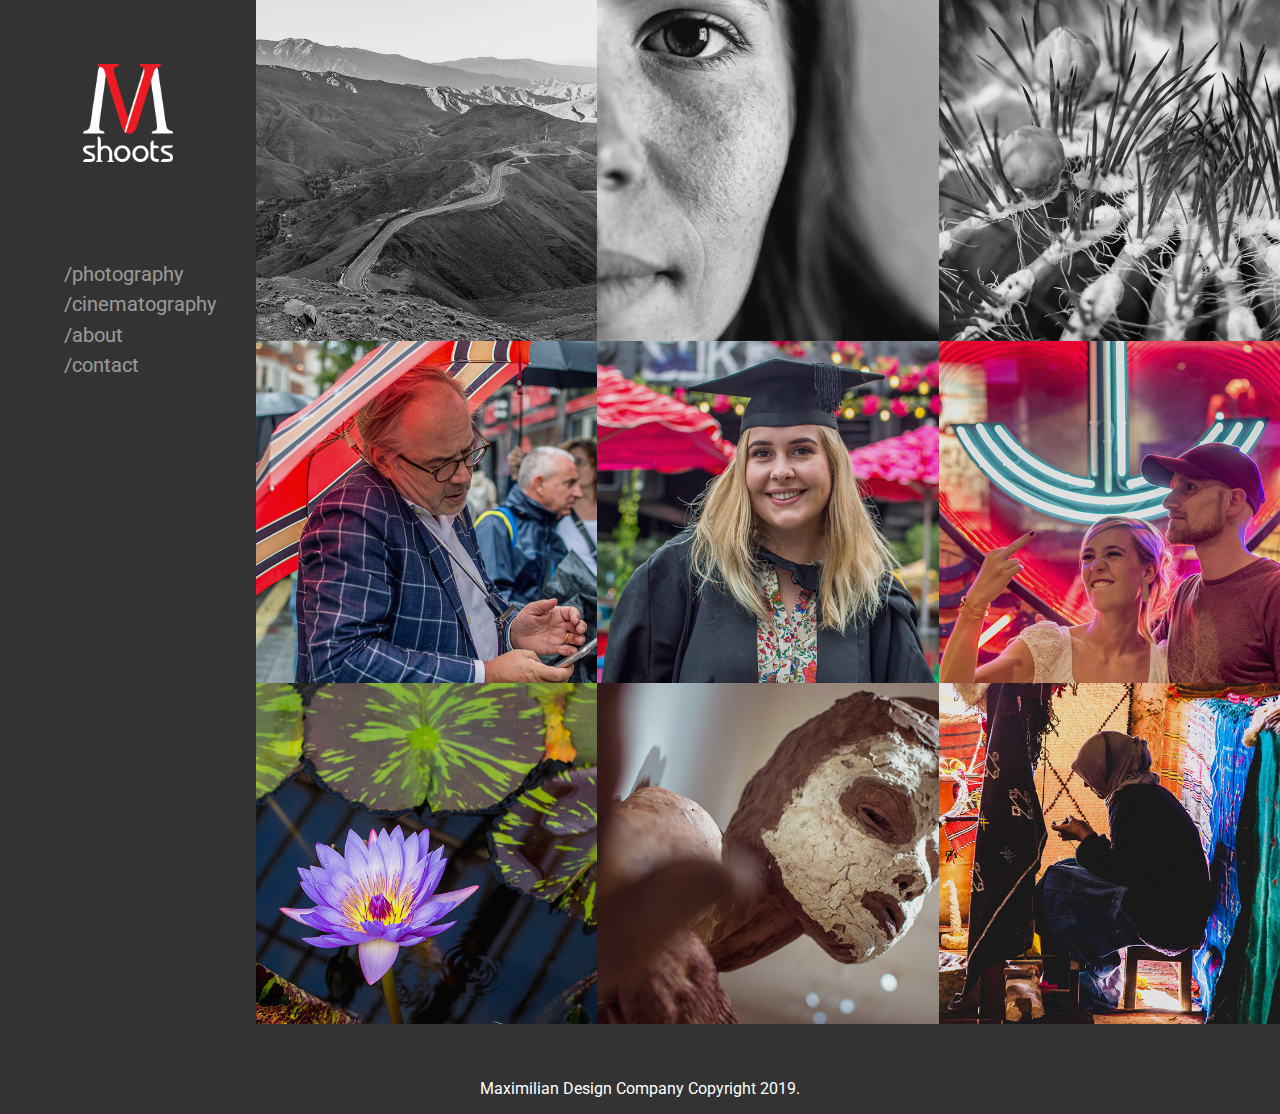
<file: index.html>
<!DOCTYPE html>
<html lang="en">
<head>
	<title>VM Shoots</title>
	<link href="css/style.css" rel="stylesheet" type="text/css" >
	<meta charset="UTF-8">
	<meta http-equiv="x-ua-compatible" content="ie=edge">
	<meta name="viewport" content="width=device-width, initial-scale=1, shrink-to-fit=no">
	<meta name="keywords" content="design, marketing, web development, graphic, visual, video, photography, media"
</head>
<body>
	<div class="wrap">
		<div class="menu">
				<div class="logo">
					<a href="index.html"><img src="images/vmshoots-logo.png" alt="VM Shoots logo"></a>
				</div>
				<div class="nav">
						<ul>
							<li class="photography"><a href="photo.html">/photography</a></li>
							<li class="cinematography"><a href="cinema.html">/cinematography</a></li>
							<li class="about"><a href="about.html">/about</a></li>
							<li class="contact"><a href="contact.html">/contact</a></li>
						</ul>
				</div>
		</div>
		<div class="ninesq">
			<a href="#item1" class="item1"> 
				<img src="images/home/home1t.jpg">
			</a>
			<a href="#_" class="lightbox" id="item1">
				<img src="images/home/home1.jpg">
			</a>
			<a href="#item2" class="item2"> 
				<img src="images/home/home2t.jpg">
			</a>
			<a href="#_" class="lightbox" id="item2">
				<img src="images/home/home2.jpg">
			</a>
			<a href="#item3" class="item3"> 
				<img src="images/home/home3t.jpg">
			</a>
			<a href="#_" class="lightbox" id="item3">
				<img src="images/home/home3.jpg">
			</a>
			<a href="#item4" class="item4"> 
				<img src="images/home/home4t.jpg">
			</a>
			<a href="#_" class="lightbox" id="item4">
				<img src="images/home/home4.jpg">
			</a>
			<a href="#item5" class="item5"> 
				<img src="images/home/home5t.jpg">
			</a>
			<a href="#_" class="lightbox" id="item5">
				<img src="images/home/home5.jpg">
			</a>
			<a href="#item6" class="item6"> 
				<img src="images/home/home6t.jpg">
			</a>
			<a href="#_" class="lightbox" id="item6">
				<img src="images/home/home6.jpg">
			</a>
			<a href="#item7" class="item7"> 
				<img src="images/home/home7t.jpg">
			</a>
			<a href="#_" class="lightbox" id="item7">
				<img src="images/home/home7.jpg">
			</a>
			<a href="#item8" class="item8"> 
				<img src="images/home/home8t.jpg">
			</a>
			<a href="#_" class="lightbox" id="item8">
				<img src="images/home/home8.jpg">
			</a>
			<a href="#item9" class="item9"> 
				<img src="images/home/home9t.jpg">
			</a>
			<a href="#_" class="lightbox" id="item9">
				<img src="images/home/home9.jpg">
			</a>
		</div>

		<div class="footer">
			<p>Maximilian Design Company Copyright 2019.</p>
		</div>
	</div>
	
</body>
</html>
</file>
<file: css/style.css>
@import url(https://fonts.googleapis.com/css?family=Roboto);
body {
	top: 0;
	left: 0;
	font-family: roboto, arial, sans-serif;
	margin: 0;
	padding: 0;
	background-color:#333;
	color: white;
	box-sizing: border-box;
}

.wrap {
	width: 100%;
	height: 100vh;
	display: grid;
	grid-template-areas:
	'menu ninesq'	
	'footer footer';
	grid-template-columns: 20vw 1fr;
	grid-template-rows: 1fr 90px;
}

.menu {
	grid-area: menu;
}

.logo {
	text-align: center;
	max-width: 7vw;
	margin: 4em auto;
}

.logo img {
	max-width: 100%;
}

.nav {
	margin: 0;
	max-width: 10vw;
	padding: 1em;
	margin: auto;
}
.nav ul {
	list-style-type: none;
	padding: 0;
	max-width: 100%;
}

.nav ul li {
	margin-bottom: 0.4em;
}

.nav ul li a {
	text-decoration: none;
	color: white;
	font-size: 1.6vw;
	opacity: 0.5;
}

.nav ul li a:hover {
	opacity: 1;
}


.ninesq {
	grid-area: ninesq;
	max-width: 100%;	
	display: grid;
	grid-template-columns: 1fr 1fr 1fr;
	grid-template-rows: 1fr 1fr 1fr;
}

.ninesq [class*="item"] img {
	max-width: 100%;
	object-fit: cover;
	opacity: 0.9;
}

.ninesq [class*="item"] img:hover {
	opacity: 1;
}

.ninesq [class*="item"] {
	display:flex;
}

.lightbox {
	display: none;
	position: fixed;
	z-index: 999;
	width: 100%;
	height: 100%;
	text-align: center;
	top: 0;
	left: 0;
	background: rgba(0,0,0,0.8);
}

.lightbox img {
	max-width: 90%;
	max-height: 80%;
	margin-top: 2%;
}

.lightbox:target {
	outline: none;
	display: block;
}

.ninesq .item1 {
	grid-column: 1 / 2;
}
.ninesq .item2 {
	grid-column: 2 / 3;
}
.ninesq .item3 {
	grid-column: 3 / 4;
}
.ninesq .item4 {
	grid-column: 1 / 2;
}
.ninesq .item5 {
	grid-column: 2 / 3;
}
.ninesq .item6 {
	grid-column: 3 / 4;
}
.ninesq .item7 {
	grid-column: 1 / 2;
}
.ninesq .item8 {
	grid-column: 2 / 3;
}
.ninesq .item9 {
	grid-column: 3 / 4;
}

.footer {
	grid-area: footer;
	align-self: end;
}

.footer p {
	text-align: center;
}

.contactme {
	border: 2px solid white;
	padding: 2em 4em;
	text-align: center;
	margin: auto;
}

[class*="frame"] {
	border: 2px solid white;
	margin: auto;
	padding: 0.4em;
	background-color: #333;
}

[class*="frame"]:hover {
	background-color: red;
}

h4 {
	font-size: 1.6em;
}

@media only screen and (max-width: 800px) {

.wrap {
	grid-template-areas:
	'menu'
	'ninesq'
	'footer';
	grid-template-columns: auto;
	grid-template-rows: 200px 1fr 90px;
}

.menu {
	position: relative;
	display: flex;
	flex-direction: row-reverse;
	align-items: center;
	justify-content: space-between;
}

.logo {
	max-width: 4em;
	padding: 0;
	margin: 0 4em 0 0;
}

.nav {
	padding: 0;
	margin: 0;
}
.nav ul {
	margin: 20px 40px;
}

.nav ul li {
	margin: 0;
	text-align: left;
}

.nav ul li a{
	font-size: 1.2em;
}

.logo img {
	margin: 0 50px 0 0;
	max-width: 80px;
}

.lightbox img {
	margin-top: 10%;
}
}
@media only screen and (max-width: 470px){

.lightbox img {
	margin-top: 10%;
}

.ninesq {
	height: 100vw;
}
.ninesq [class*="item"] {
	height: 33vw;
}
}
</file>
